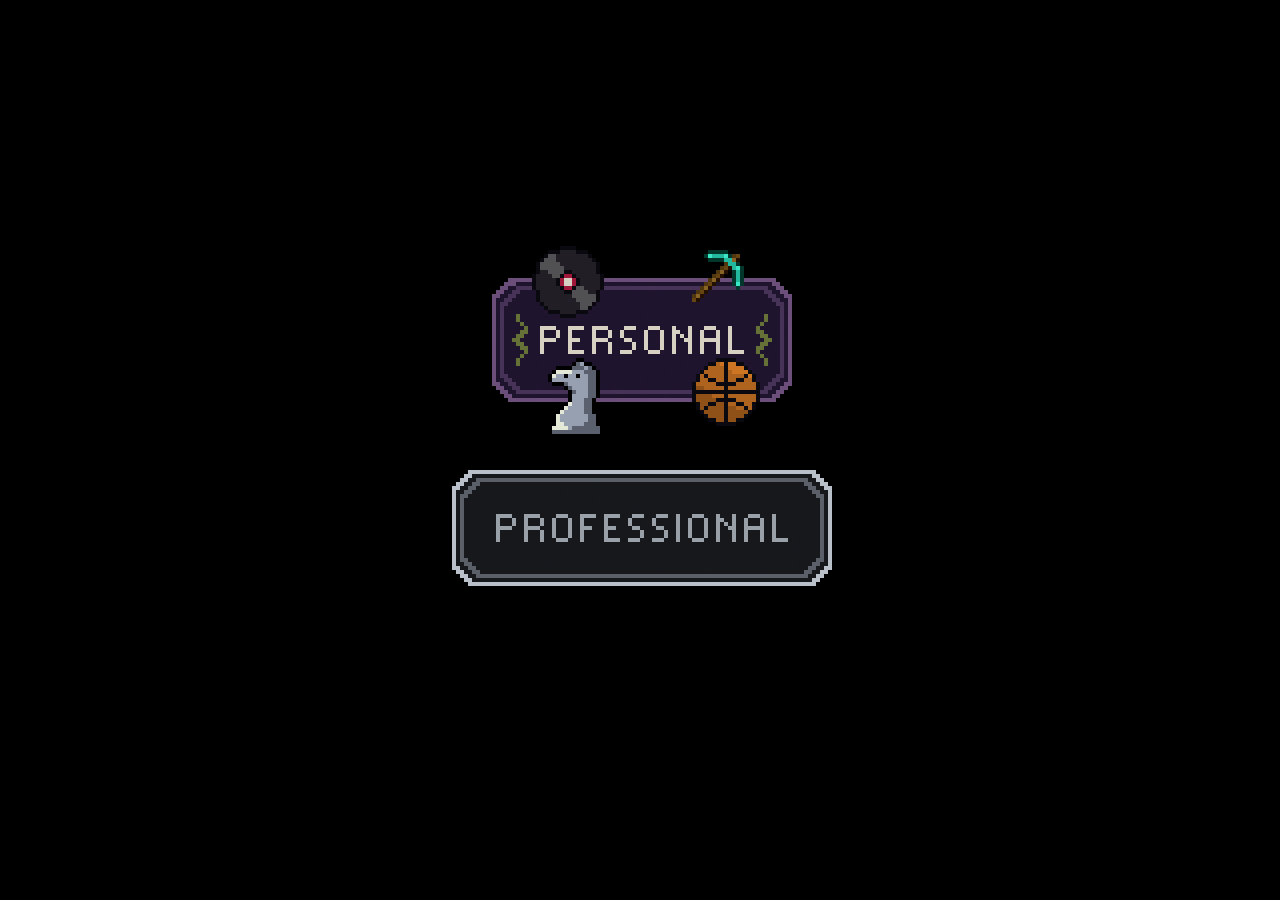
<file: index.html>
<!DOCTYPE html>
<html lang="en">
<head>
  <meta charset="UTF-8">
  <script>document.documentElement.classList.add('js');</script>
  <meta name="viewport" content="width=device-width, initial-scale=1.0">
  <title>Hakan Bora Yavuzkara</title>
  <link rel="canonical" href="https://hakanbora.com/">
  <link rel="icon" href="/favicon.png" type="image/png">
  <link rel="stylesheet" href="style.css">
</head>
<body>
  <h1 class="hidden">Hakan Bora Yavuzkara</h1>
  <div class="stage">
    <div class="bg"></div>
    <a class="btn-personal" href="/personal/" aria-label="Personal"></a>
    <a class="btn-prof" href="/professional/" aria-label="Professional"></a>
  </div>

  <script>
    const stage = document.querySelector('.stage');
    const ART_W = 320;
    const ART_H = 180;

    function fitStage() {
      const scale = Math.min(window.innerWidth / ART_W, window.innerHeight / ART_H);
      const left = (window.innerWidth - ART_W * scale) / 2;
      const top = (window.innerHeight - ART_H * scale) / 2;
      stage.style.transform = `translate(${left}px, ${top}px) scale(${scale})`;
    }

    window.addEventListener('resize', fitStage);
    fitStage();

    function reveal() { document.body.classList.add('ready'); }
    window.addEventListener('load', reveal);
    setTimeout(reveal, 3000);
  </script>

</body>
</html>
</file>
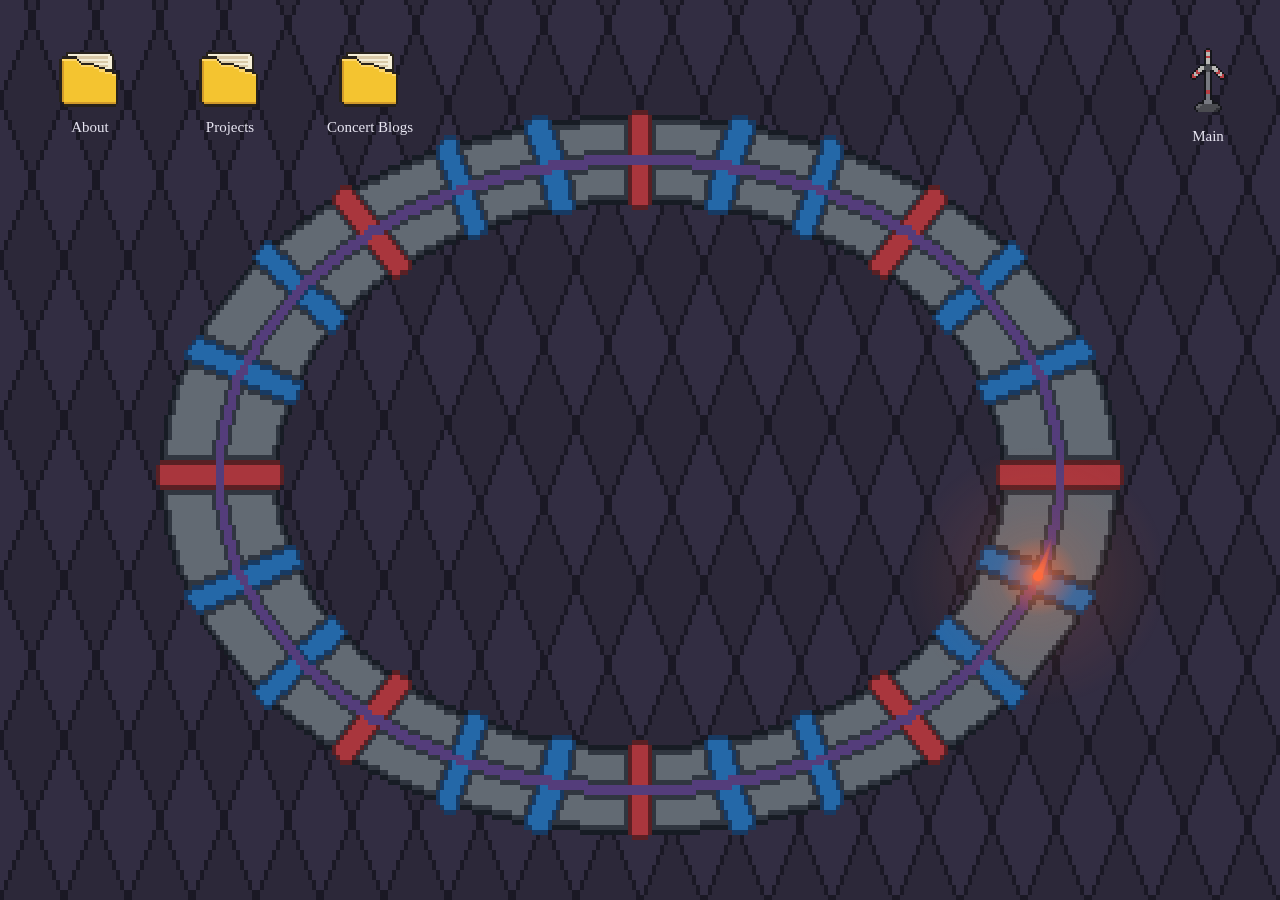
<file: personal/index.html>
<!DOCTYPE html>
<html lang="en">
<head>
  <meta charset="UTF-8">
  <script>document.documentElement.classList.add('js');</script>
  <meta name="viewport" content="width=device-width, initial-scale=1.0">
  <title>Hakan Bora Yavuzkara</title>
  <link rel="canonical" href="https://hakanbora.com/personal/">
  <link rel="stylesheet" href="style.css">
</head>
<body>

  <!-- canvas for particle animation -->
  <canvas id="particleCanvas"></canvas>

  <!-- "Main" app -->
<a class="main-app" href="/">
    <span class="main-app-icon"></span>
    <span class="main-app-label">Main</span>
  </a>

  <!-- Desktop with 3 folders -->
  <main class="desktop">
    <button class="folder" onclick="openFolder('about', this)">
      <span class="folder-icon"></span>
      <span class="folder-label">About</span>
    </button>
    <button class="folder" onclick="openFolder('projects', this)">
      <span class="folder-icon"></span>
      <span class="folder-label">Projects</span>
    </button>
    <button class="folder" onclick="openFolder('concerts', this)">
      <span class="folder-icon"></span>
      <span class="folder-label">Concert Blogs</span>
    </button>
  </main>

  <div class="window" id="folderWindow">
    <div class="window-bar">
      <button class="window-back" id="windowBack" onclick="goBack()" aria-label="Back">←</button>
      <span class="window-title" id="windowTitle">Folder</span>
      <button class="window-close" onclick="closeWindow()" aria-label="Close">×</button>
    </div>
    <div class="window-body" id="windowBody"></div>
  </div>

  <script>
    const win = document.getElementById('folderWindow');
    const title = document.getElementById('windowTitle');
    const body = document.getElementById('windowBody');
    const backBtn = document.getElementById('windowBack');

    /* Tree of contents */
    const tree = {
      about: {
        type: 'folder', name: 'About',
        children: [
          { type: 'file', name: 'Who.txt', text: 'I am Hakan. I love physics, computers, music, films, bullet chess, fantasy basketball, and conference food. I plan to become a physics researcher/professor.' },
          { type: 'file', name: 'JudgeMyTaste.txt',  text: '<a href="https://letterboxd.com/HakanBeWatchin/" target="_blank">Letterboxd</a><br><a href="https://rateyourmusic.com/~HakanBeListenin" target="_blank">RateYourMusic</a><br>Feel free to send recommendations or your disapproval through <a href="mailto:hayavuzkara@davidson.edu">hayavuzkara@davidson.edu</a>' },
          { type: 'file', name: 'Credits.txt', text: 'All pixel art by me using LibreSprite. All ideas, design, and writings by me. 95% of HTML/CSS/JavaScript code by Claude Opus 5. Find this project on <a href="https://github.com/HakanYavuzkara/hakan-personal-website" target="_blank">GitHub</a>.' },

        ]
      },
      projects: {
        type: 'folder', name: 'Projects',
        children: [
          { type: 'file', name: 'FantasyBball.txt', text: 'I answered the question of who would be the most valuable players across eras if 9-cat Fantasy Basketball existed every season after the 3-point line was added. I took into account z-scores for all 9 categories for every player in each season to determine the most valuable 9-cat players with respect to the seasons they played in. Coded strictly in Mathematica. Can be found <a href="https://community.wolfram.com/t/nba-player-ranking-in-fantasy-basketball-9-cat-mode-mean-category-scores-and-z-score/25387" target="_blank">here</a>.<br>I should fix the ft% and fg% evaluation soon to take into account the volume since I forgot to do it the first time. Current estimate has the greatest fantasy basketball season by a player using total z-score across all statistical categories as 2019 James Harden, which is not surprising to me.' },
          { type: 'file', name: 'ChessEras.txt', text: 'I tried to find the most dominant runs in chess by using the Chess.com database to find highest W/D/L scores for early-modern eras of chess. This project was not as successful as I wanted it to be due to lack of an elo-based system causing heavy noise. While a 6W/6D record against super GMs demonstrates significant dominance, a player who went 9W/1D against IMs in the same year gets a higher score. The elo based calculation requires significantly more expensive computation, and my computer could not handle years past 1945 when the number of games each year increased significantly. Feel free to borrow from my project <a href="https://community.wolfram.com/t/chess-scorelines-w-d-l-of-top-players-during-the-early-modern-eras-1851-1945/25500" target="_blank">here</a> and do these yourself :). Coded strictly in Mathematica. If I decide to do this again, I will probably code it in Julia, since it should offer better data optimization and faster numerical computations for such task.' },
          { type: 'file', name: 'HSfilms.txt', text: 'A few films I did in high school, in order of how much I like them:<br><a href="https://www.youtube.com/watch?v=rSAwmJ9Iphs" target="_blank">Quick Draw Samurai</a><br><a href="https://www.youtube.com/watch?v=5WTVq00L60w" target="_blank">Punica Granatum</a><br><a href="https://www.youtube.com/watch?v=TujKXYURNSA" target="_blank">A Quick Game</a>' }
        ]
      },
      concerts: {
        type: 'folder', name: 'Concert_Blogs',
        children: [
          {
            type: 'folder', name: 'Ghais Guevara',
            children: [
              { type: 'file', name: 'GGblog.txt', text: 'Charlotte: July 30, 2026<br>I had a really nice time at this concert being able to speak with Ghais since he was there an hour before the start time (very rare for artits!). I particularly enjoyed Cavalier\'s opening act, and how engaged he was with the audience. While Ghais\'s energy was great and he did not miss a bar the entire show, the crowd was not as energetic that is partially due to Ghais deciding to stick to his later catalog rather than his two most popular albums. Still, I had a great time and small venues are often more fun.' },
              { type: 'image', name: 'GGphoto.jpg', src: 'graphics_personal/concerts/GGphoto.JPG' },
            ]
          },
          {
            type: 'folder', name: 'Machine Girl',
            children: [
              { type: 'file', name: 'MGblog.txt', text: 'Charlotte: March 6, 2026<br>Definitely top 3 concert I have been to. I knew and actively listened to both opening acts of LustSickPuppy and Show Me The Body, so I had an excellent time far before Machine Girl took stage. After they took stage, their energy, crowd engagement, tracklist choices and pacing were all excellent. Machine Girl decided to stick with their more Digital Hardcore style later discography rather than the Hardcore Breaks electronic music style they have been known for, which really helped the vocals shine and crowd energy flow.' },
              { type: 'image', name: 'MGphoto1.jpg', src: 'graphics_personal/concerts/MGphoto1.jpg' },
              { type: 'image', name: 'MGphoto2.jpg', src: 'graphics_personal/concerts/MGphoto2.jpg' },
            ]
          },
          {
            type: 'folder', name: 'black midi',
            children: [
              { type: 'file', name: 'BMblog.txt', text: 'Istanbul: May 31, 2022<br>This concert happened far before this blog became a thing, but still many years later it is the main inspiration for me to start this blog in order to not forget about the concerts I have been to. black midi was the best modern rock band despite its really short existence, and all of the band members solo careers are all worth checking out. This concert showed me that a collection of creative musicians, when on the same wavelength all of the time, and brave enough to experiment even live can create something so special and unique. black midi never played their songs the way they are on streaming, and always messed with the style of singing, tempo throughout the song, very jazzy improvisation sections, and even sneaking in Britney Spear\'s famous Toxic guitar riff seamlessly in a song in the midde of a breakdown. I am so grateful I got to see black midi before their breakup. I completely forgot to took any pictures during this concert.' },
            ]
          },
          {
            type: 'folder', name: 'Boris',
            children: [
              { type: 'file', name: 'Borisblog.txt', text: 'London: October 15, 2026<br>I have known about Boris for around 7 years, but it took me much longer for them to grow on me, and eventually become one of my favorite artists of all time. I used to not find Boris unique and exciting enough, limiting their music to one-take live recordings with a maximum of 3-4 instruments per song. Listening more carefully through what is achieved by Pink, Feedbacker, flood, and Akuma No Uta has completely changed my opinion on this matter. Boris is extremely unique in its ability to blend sludge metal, drone, ambient, noise rock, and acoustic rock like done by no one else and even shifting genres and styles in the middle of songs. It is amazing how rich and diverse just 3 people on stage with live instruments is able to sound. <br> The opener for this concert was Planning for Burial, an artist I had heard of but never gave a listen to before. This performance showed me a lot of potential but not much output. As a one-person band, Planning for Burial is forced to do a lot on stage, playing a repeating drum machine with droning bass, and playing guitar and providing vocals himself. Unfortunately, how hard such a set up is forces him to keep the droning sections way longer than they should be and the drums pretty boring and often out of place with everything else. Still, there were a lot of really strong moments with piercing guitar playing and great vocals provided. I am sure this artist is better on streaming, so I will check him out. <br>Boris was almost able to rupture through my ear protection. I was able to enjoy this as a loud concert rather than a deafening one due to strong ear protection. Boris’s stage presence and general crowd engagement was done really well, and their clothes also stood out nicely and looked great under the lightning. Boris essentially never stopped playing, and always kept drones and some gong hits through the breaks, transitioning into next songs very smoothly. The balance of high energy and more slow burn doom metal post rock-like songs were sprinkled in between the Pink tracklist just in time as the mosh was getting tired throughout. Just Abandoned Myself is one of my favorite songs ever, and seeing it live, with extra improvisations and the crowd singing parts throughout. Concert felt like it went by very fast despite Boris playing an amazing 90 minutes. I want to see Feedbacker live sometime, although it is likely it will never happen. <br> P.S. Nicest mosh I have been a part of' },
              { type: 'image', name: 'Borisphoto1.jpg', src: 'graphics_personal/concerts/Borisphoto1.jpeg' },
              { type: 'image', name: 'Borisphoto2.jpg', src: 'graphics_personal/concerts/Borisphoto2.jpeg' },
              { type: 'image', name: 'Borisphoto3.jpg', src: 'graphics_personal/concerts/Borisphoto3.jpeg' },
            ]
          },
          {
            type: 'folder', name: 'Psychedelic Crumpets',
            children: [
              { type: 'file', name: 'PPCblog.txt', text: 'Oxford: November 4, 2026<br>I discovered PPC just about a month ago when a friend at Oxford recommended them to me, and told me that they are playing in Oxford soon. I became a fan after listening to their first two albums, and got tickets for the concert as well. I would describe their music as Tame Impala, but either at twice the speed with aggresive drums, or half the speed with minimal drums, which was a great variety to have in a concert.<br>The opening act for PPC was a small band I had never heard of called "Flat Moon", and they were some of the most fun I had in a concert ever. Their line-up including the usual 2 guitarists, a bassist, and a drummer, but also a keyboard/percussionist as well as a saxophone had me interested from the start. When they started playing, they were extremely unpredictable and fun with well-made tempo changes mid-songs, weird time signatures that left head-banging off-beat each bar. They were really funny in-between songs, and the bassists antics with essentially jump-kicking the air on songs was really entertaining. They also had a few moments where they tried to create a wave on stage by jumping, and struggled to do so. Their first song was amazing, and I would describe their style to be a mix of punk and funk. I am a fan, and have listened to both of their albums since.<br>PPC had a line-up of two guitarists, two bassists, and a drummer for a well-paced performance of really energetic and more chill songs. I was unsure at first if a mosh was ever going to form at this concert prior, but with them playing their best song "Found God in a Tomato" second, the pit formed immediately, and was among the biggest ones I have seen. Their formula for the concert was often two energetic songs in a row, and then a more chill one for people to relax but even at the most chill songs there was a lot of movement going on in the pit. The venue was great, and I found myself at the very front a few times. They also had a really funny moment, when someone in the crowd suggested they play "Bowling with Tim", and other people joined in for such a niche song. They said they need to relearn the song, then tried on stage to remember for a few minutes, eventually deciding that they will not give out a terrible performance for the song. This was a really fun concert, and I am glad I went.' },
              { type: 'image', name: 'FlatMoonphoto.jpg', src: 'graphics_personal/concerts/FlatMoonphoto.jpeg' },
              { type: 'image', name: 'PPCphoto2.jpg', src: 'graphics_personal/concerts/PPCphoto2.jpeg' },
              { type: 'image', name: 'PPCphoto1.jpg', src: 'graphics_personal/concerts/PPCphoto1.jpeg' },
            ]
          },
          {
            type: 'folder', name: 'The Avalanches',
            children: [
              { type: 'file', name: 'Avalanchesblog.txt', text: 'London: November 6, 2026<br>"Since I left you" is one of my favorite albums of all time, and I have wanted to see them live for a really long time despite knowing that I enjoy live instrumentation much more in live performances. Still, I think of Avalances as one of the most creative musicians of all time, and expected them making their live performances unique, and that was for no reason. I had not yet listened to their newest album "No Bad Memories" at this point by my entire mistake, which was what the tour was for, but I am still really glad I went.<br>I missed the opening act I was more excited for in Panda Bear since it took me a while to get to the venue from Oxford, but had a chance to watch Sonic Boom. Sonic Boom provided live vocals and DJ instrumentations. Despite having good songs here and there, I found most of the performance to be lacking in variety with primarily stagnant songs that sounded like they would be more suitable for the soundtrack of Lion King. There was also a glaring issue with how the vocals were mixed into the audio. Still, I found the vocals despite the mixing issue to be enjoyable, and enjoyed some of the songs, and their visuals were awesome.<br>The Avalanches came in with tons of energy to the stage, jumping around, which also got me even more excited. While I was still surpries with some of the sound mixing issues for such a highly regarded performance in a highly regarded venue, but I will look past that issue. The Avalanches had a much less moving and older crowd than what I am used to, but people were still really enjoying the performance and smiling throughout. Their DJing on their own songs was really well made, and almost the entire performance was one continous one with no breaks, with some of my favorite songs of all time played with the crowd singing alone to samples they have used (never saw this before). They also had some stunning visuals in the background throughout that had me staring at them for a while in awe. Their closer to their performance being "Since I Left You", their first, and also best song, was quite poetic and emotional to do so. They came back for the encore for a few more songs off their new album, but I will consider "Since I Left You" to be the true ending. I enjoyed it a lot, thought a lot about life, and saw one of my most played artists live!! ' },
              { type: 'image', name: 'Avalanchesphoto1.jpg', src: 'graphics_personal/concerts/Avalanchesphoto1.jpeg' },
              { type: 'image', name: 'Avalanchesphoto2.jpg', src: 'graphics_personal/concerts/Avalanchesphoto2.jpeg' },
            ]
          },

        ]
      }
    };

    let path = [];

    /* given the current path, walk the tree to find the folder we're in */
    function getCurrentFolder() {
      let node = tree[path[0]];
      for (let i = 1; i < path.length; i++) {
        const next = node.children[path[i]];
        if (!next || next.type !== 'folder') break; // stop at a file and stay in its folder
        node = next;
      }
      return node;
    }
    /* build a breadcrumb path from the current location */
    function buildPath() {
      const parts = [];
      let node = tree[path[0]];
      parts.push(node.name); // top-level folder name

      for (let i = 1; i < path.length; i++) {
        const step = path[i];
        if (step === '__file__') break;
        node = node.children[step];
        parts.push(node.name);
      }
      return parts.join(' / ');
    }

    /* open desktop folder */
    function openFolder(key, clickedEl) {
      document.querySelectorAll('.folder').forEach(f => f.classList.remove('selected'));
      if (clickedEl) clickedEl.classList.add('selected');
      path = [key];
      render();
      win.classList.add('is-open');
    }

    /* draw current folder's contents into window */
    function render() {
      const folder = getCurrentFolder();
      title.textContent = buildPath();
      backBtn.style.visibility = (path.length > 1) ? 'visible' : 'hidden';
      body.innerHTML = '';

      const grid = document.createElement('div');
      grid.className = 'items';

      folder.children.forEach((item, index) => {
        const tile = document.createElement('button');
        tile.className = 'item ' + item.type;

        const icon = document.createElement('span');
        icon.className = 'item-icon';

        const label = document.createElement('span');
        label.className = 'item-label';
        label.textContent = item.name;

        tile.appendChild(icon);
        tile.appendChild(label);

        tile.onclick = () => {
          // highlight this tile, clear others
          grid.querySelectorAll('.item').forEach(t => t.classList.remove('selected'));
          tile.classList.add('selected');
          openItem(index);
        };

        grid.appendChild(tile);
      });

      body.appendChild(grid);
    }

    /* When clicking file */
    function openItem(index) {
      const item = getCurrentFolder().children[index];
      if (item.type === 'folder') {
        path.push(index);    // go one level deeper
        render();
      } else if (item.type === 'image') {
        showImage(item);
      } else {
        showFile(item);
      }
    }

    function showFile(file) {
      backBtn.style.visibility = 'visible';
      body.innerHTML = '<div class="file-text"></div>';
      body.querySelector('.file-text').innerHTML = file.text;
      path.push(getCurrentFolder().children.indexOf(file));
      title.textContent = buildPath();
    }

    function showImage(image) {
      backBtn.style.visibility = 'visible';
      body.innerHTML = '<img class="image-view" alt="">';
      const img = body.querySelector('.image-view');
      img.src = image.src;
      img.alt = image.name;
      path.push(getCurrentFolder().children.indexOf(image));
      title.textContent = buildPath();
    }

    function goBack() {
      path.pop();
      render();
    }

    function closeWindow() {
      win.classList.remove('is-open');
      path = [];
      document.querySelectorAll('.folder').forEach(f => f.classList.remove('selected'));
    }
  </script>


<script>
  // PARTICLE ANIMATION =====
  const canvas = document.getElementById('particleCanvas');
  const ctx = canvas.getContext('2d');

  function sizeCanvas() {
    canvas.width = window.innerWidth;
    canvas.height = window.innerHeight;
  }
  sizeCanvas();
  window.addEventListener('resize', sizeCanvas);

  // Parameters for the oval path (need to change for mobile)
  const oval = {
    centerX: 0.50,
    centerY: 0.529,
    radiusX: 0.328,
    radiusY: 0.350
  };

  let angle = 0;

  // Start slow and accelerate =====
  let speed = 0.004;
  const maxSpeed = 0.1;
  const acceleration = 0.00004;

  const trail = [];
  const maxTrail = 25;

  function draw() {
    ctx.clearRect(0, 0, canvas.width, canvas.height);

    const cx = oval.centerX * canvas.width;
    const cy = oval.centerY * canvas.height;
    const rx = oval.radiusX * canvas.width;
    const ry = oval.radiusY * canvas.height;

    const x = cx + Math.cos(angle) * rx;
    const y = cy + Math.sin(angle) * ry;

    const floorGlowRadius = 130;
    const floorGlow = ctx.createRadialGradient(x, y, 0, x, y, floorGlowRadius);
    floorGlow.addColorStop(0, 'rgba(255, 120, 60, 0.22)');   // faint warm center
    floorGlow.addColorStop(0.5, 'rgba(255, 106, 61, 0.08)');   // fading
    floorGlow.addColorStop(1, 'rgba(255, 106, 61, 0)');      // transparent edge
    ctx.beginPath();
    ctx.arc(x, y, floorGlowRadius, 0, Math.PI * 2);
    ctx.fillStyle = floorGlow;
    ctx.fill();

    trail.unshift({ x, y });
    if (trail.length > maxTrail) trail.pop();

    // draw the trail: each older point smaller and more transparent
    for (let i = 0; i < trail.length; i++) {
      const p = trail[i];
      const fade = 1 - i / trail.length;
      ctx.beginPath();
      ctx.arc(p.x, p.y, 4 * fade, 0, Math.PI * 2);
      ctx.fillStyle = 'rgba(255, 106, 61, ' + (fade * 0.5) + ')';
      ctx.fill();
    }

    // the glowing particle head
    const glowRadius = 40;
    const glow = ctx.createRadialGradient(x, y, 0, x, y, glowRadius);
    glow.addColorStop(0, 'rgba(255, 120, 70, 0.9)');
    glow.addColorStop(0.4, 'rgba(255, 106, 61, 0.4)');
    glow.addColorStop(1, 'rgba(255, 106, 61, 0)');
    ctx.beginPath();
    ctx.arc(x, y, glowRadius, 0, Math.PI * 2);
    ctx.fillStyle = glow;
    ctx.fill();

    ctx.beginPath();
    ctx.arc(x, y, 5, 0, Math.PI * 2);
    ctx.fillStyle = '#ff6a3d';
    ctx.fill();

    angle += speed;
    if (speed < maxSpeed) {
      speed += acceleration;
      if (speed > maxSpeed) speed = maxSpeed;
    }

    requestAnimationFrame(draw);
  }

  draw();

function reveal() { document.body.classList.add('ready'); }
window.addEventListener('load', reveal);
setTimeout(reveal, 3000);
</script>

</body>
</html>
</file>
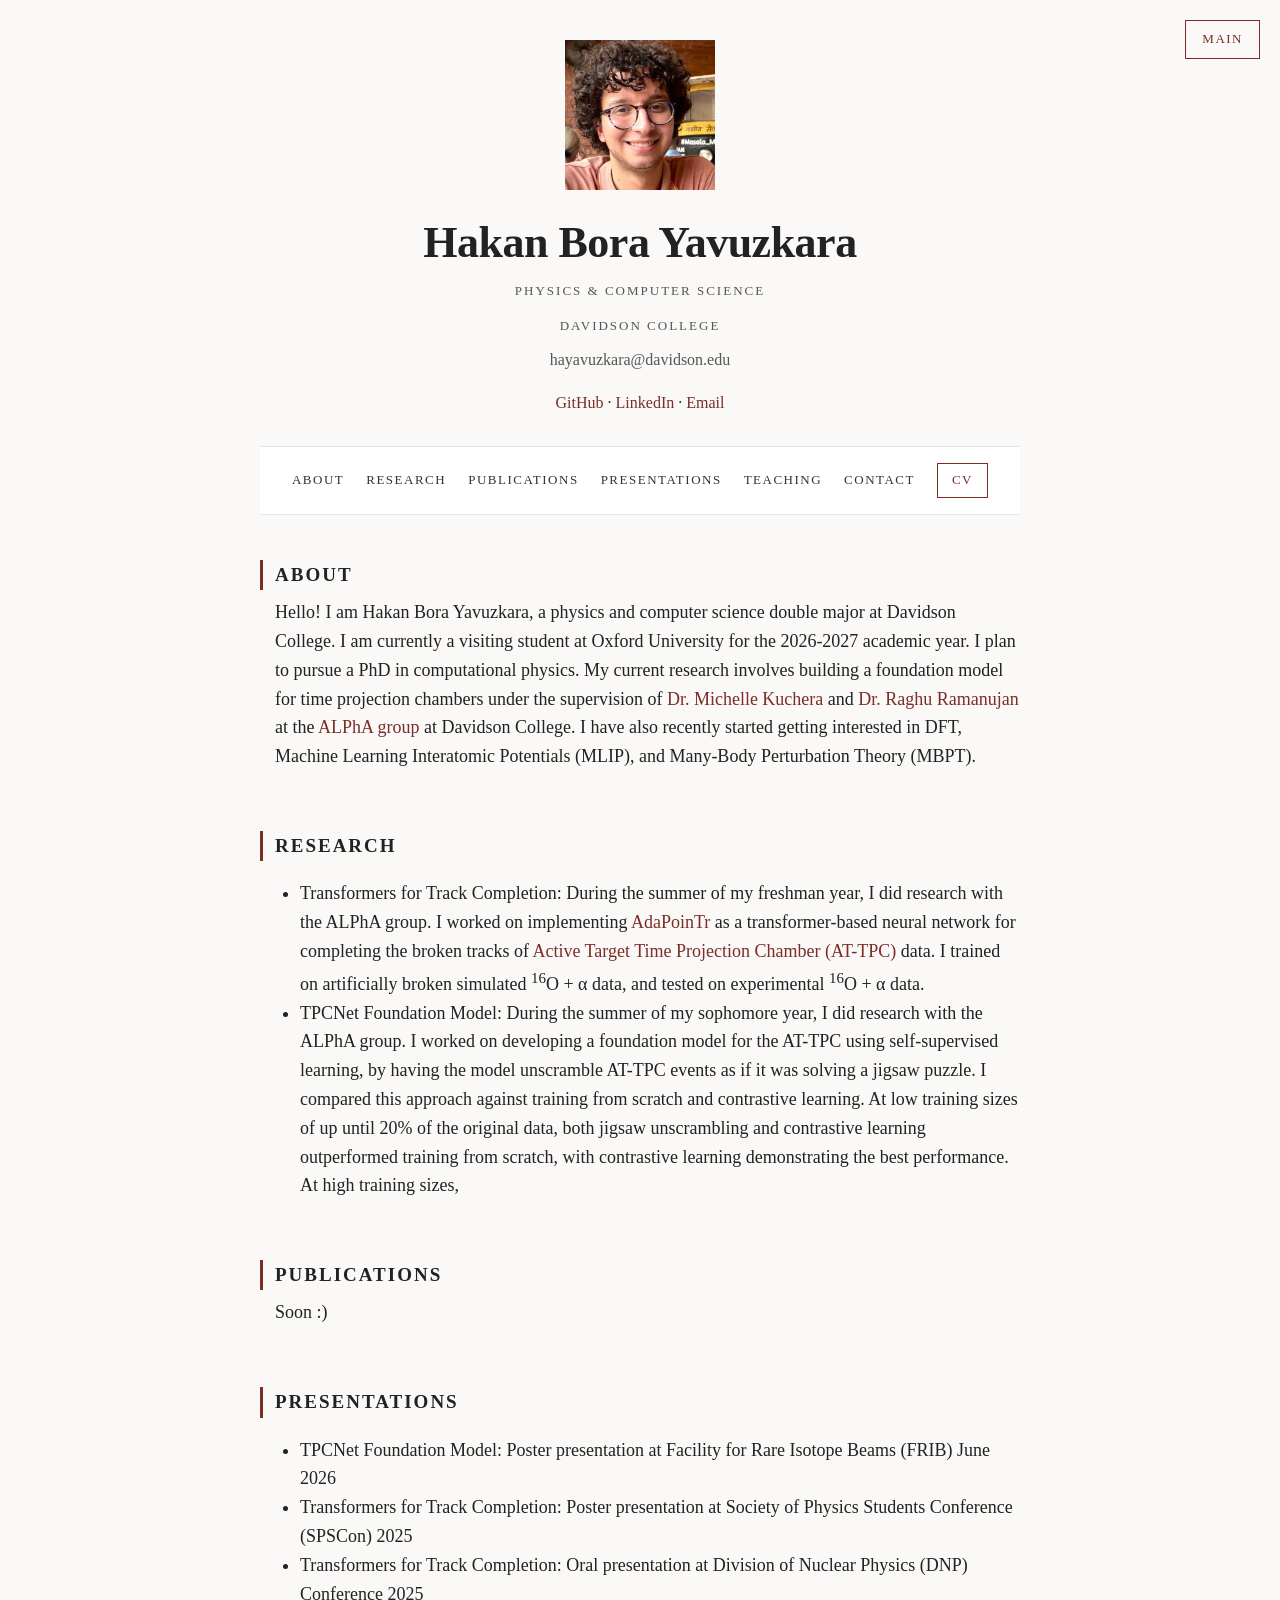
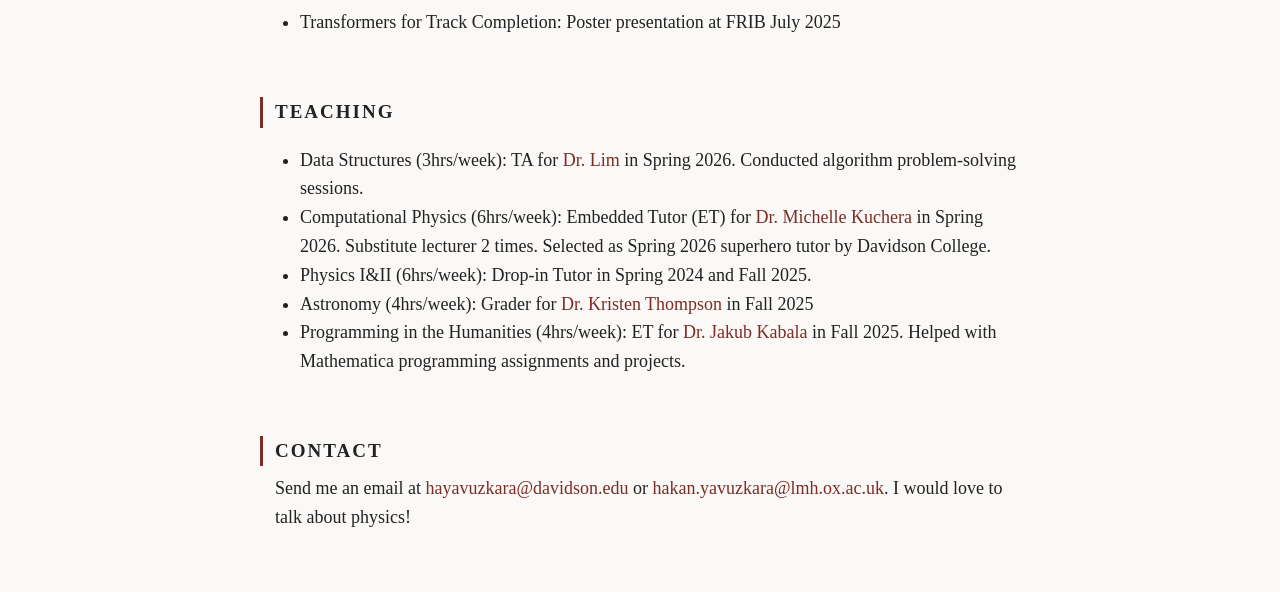
<file: professional/index.html>
<!DOCTYPE html>
<html lang="en">
<head>
  <meta charset="UTF-8">
  <meta name="viewport" content="width=device-width, initial-scale=1.0">
  <title>Hakan Bora Yavuzkara</title>
  <link rel="canonical" href="https://hakanbora.com/professional/">
  <link rel="stylesheet" href="style.css">
</head>
<body>

    <header>
    <img src="photo.jpg" alt="Photo of Hakan Bora Yavuzkara" width="150">
    <h1>Hakan Bora Yavuzkara</h1>
    <p class="role">Physics &amp; Computer Science</p>
    <p class="role">Davidson College</p>
    <p class="contact">hayavuzkara@davidson.edu</p>
    <p class="links">
        <a href="https://github.com/HakanYavuzkara" target="_blank">GitHub</a> ·
        <a href="https://www.linkedin.com/in/hakan-bora-yavuzkara" target="_blank">LinkedIn</a> ·
        <a href="mailto:hayavuzkara@davidson.edu">Email</a>
    </p>
    </header>


<a class="to-personal" href="/" aria-label="Main Site Hakan Bora Yavuzkara">Main</a>

  <nav>
    <a href="#about">About</a>
    <a href="#research">Research</a>
    <a href="#publications">Publications</a>
    <a href="#presentations">Presentations</a>
    <a href="#teaching">Teaching</a>
    <a href="#contact">Contact</a>
    <a class="cv-button" href="HakanBoraYavuzkara_CV.pdf" target="_blank">CV</a>
  </nav>

  <section id="about">
    <h2>About</h2>
    <p>Hello! I am Hakan Bora Yavuzkara, a physics and computer science double major at Davidson College. I am currently a visiting student at Oxford University for the 2026-2027 academic year. I plan to pursue a PhD in computational physics. My current research involves building a foundation model for time projection chambers under the supervision of <a href="https://www.davidson.edu/people/michelle-kuchera" target="_blank">Dr. Michelle Kuchera</a> and <a href="https://www.davidson.edu/people/raghu-ramanujan" target="_blank">Dr. Raghu Ramanujan</a> at the <a href="https://alpha-davidson.github.io/" target="_blank">ALPhA group</a> at Davidson College. I have also recently started getting interested in DFT, Machine Learning Interatomic Potentials (MLIP), and Many-Body Perturbation Theory (MBPT).</p>
  </section>

  <section id="research">
    <h2>Research</h2>
    <ul>
      <li>Transformers for Track Completion: During the summer of my freshman year, I did research with the ALPhA group. I worked on implementing <a href="https://arxiv.org/abs/2301.04545" target="_blank">AdaPoinTr</a> as a transformer-based neural network for completing the broken tracks of <a href="https://www.sciencedirect.com/science/article/pii/S0168900218313342" target="_blank">Active Target Time Projection Chamber (AT-TPC)</a> data. I trained on artificially broken simulated <sup>16</sup>O + α data, and tested on experimental <sup>16</sup>O + α data.</li>
      <li>TPCNet Foundation Model: During the summer of my sophomore year, I did research with the ALPhA group. I worked on developing a foundation model for the AT-TPC using self-supervised learning, by having the model unscramble AT-TPC events as if it was solving a jigsaw puzzle. I compared this approach against training from scratch and contrastive learning. At low training sizes of up until 20% of the original data, both jigsaw unscrambling and contrastive learning outperformed training from scratch, with contrastive learning demonstrating the best performance. At high training sizes,</li>
    </ul>
  </section>

  <section id="publications">
    <h2>Publications</h2>
    <p>Soon :)</p>
  </section>

  <section id="presentations">
    <h2>Presentations</h2>
    <ul>
      <li>TPCNet Foundation Model: Poster presentation at Facility for Rare Isotope Beams (FRIB) June 2026</li>
      <li>Transformers for Track Completion: Poster presentation at Society of Physics Students Conference (SPSCon) 2025</li>
      <li>Transformers for Track Completion: Oral presentation at Division of Nuclear Physics (DNP) Conference 2025</li>
      <li>Transformers for Track Completion: Poster presentation at FRIB July 2025</li>
    </ul>
  </section>

  <section id="teaching">
    <h2>Teaching</h2>
    <ul>
      <li>Data Structures (3hrs/week): TA for <a href="https://www.davidson.edu/people/terrence-lim" target="_blank">Dr. Lim</a> in Spring 2026. Conducted algorithm problem-solving sessions.</li>
      <li>Computational Physics (6hrs/week): Embedded Tutor (ET) for <a href="https://www.davidson.edu/people/michelle-kuchera" target="_blank">Dr. Michelle Kuchera</a> in Spring 2026. Substitute lecturer 2 times. Selected as Spring 2026 superhero tutor by Davidson College.</li>
      <li>Physics I&II (6hrs/week): Drop-in Tutor in Spring 2024 and Fall 2025.</li>
      <li>Astronomy (4hrs/week): Grader for <a href="https://www.davidson.edu/people/kristen-thompson" target="_blank">Dr. Kristen Thompson</a> in Fall 2025</li>
      <li>Programming in the Humanities (4hrs/week): ET for <a href="https://www.davidson.edu/people/jakub-kabala" target="_blank">Dr. Jakub Kabala</a> in Fall 2025. Helped with Mathematica programming assignments and projects.</li>
    </ul>
  </section>

  <section id="contact">
    <h2>Contact</h2>
    <p>Send me an email at <a href="mailto:hayavuzkara@davidson.edu">hayavuzkara@davidson.edu</a> or <a href="mailto:hakan.yavuzkara@lmh.ox.ac.uk">hakan.yavuzkara@lmh.ox.ac.uk</a>. I would love to talk about physics!</p>
  </section>

</body>
</html>
</file>
<file: style.css>
html { background: #14141c; }
html.js body {
  opacity: 0;
  transition: opacity 0.35s ease;
}
html.js body.ready {
  opacity: 1;
}

html, body {
  margin: 0;
  height: 100%;
  overflow: hidden;
  background: #000;
}

@media (hover: none) and (pointer: coarse) {
  html {
    overflow-x: auto;      /* pan sideways on phones only */
    overflow-y: hidden;
  }
}

body {
  display: flex;
  justify-content: center;
  align-items: center;
}

/* Background with size (320x180), scaled to fill screen */
.stage {
  position: absolute;
  top: 0;
  left: 0;
  width: 320px;
  height: 180px;
  transform-origin: top left;
}

.bg {
  position: absolute;
  top: 0;
  left: 0;
  width: 100%;
  height: 100%;
  image-rendering: pixelated;
  animation: cycle-frames 1s steps(1) infinite;
}

@keyframes cycle-frames {
  0% { background-image: url('graphics/backgroundFrame1.png'); }
  25% { background-image: url('graphics/backgroundFrame2.png'); }
  50% { background-image: url('graphics/backgroundFrame3.png'); }
  75% { background-image: url('graphics/backgroundFrame4.png'); }
}

.btn-personal,
.btn-prof {
  position: absolute;
  image-rendering: pixelated;
  background-size: contain;
  background-repeat: no-repeat;
  background-position: center;
}

/* PERSONAL button size (75 x 48) */
.btn-personal {
  width: 75px;
  height: 48px;
  left: 123px;
  top: 39px;
  background-image: url('graphics/buttonPersonal.png');
}
.btn-personal:hover {
  background-image: url('graphics/buttonPersonalHover.png');
  cursor: pointer;
}

/* PROFESSIONAL button size (95 x 29) */
.btn-prof {
  width: 95px;
  height: 29px;
  left: 113px;
  top: 95px;
  background-image: url('graphics/buttonProf.png');
}
.btn-prof:hover {
  background-image: url('graphics/buttonProfHover.png');
  cursor: pointer;
}

.hidden {
  position: absolute;
  width: 1px;
  height: 1px;
  padding: 0;
  margin: -1px;
  overflow: hidden;
  clip-path: inset(50%);
  white-space: nowrap;
  border: 0;
}
</file>
<file: personal/style.css>
html { background: #14141c; }
html.js body {
  opacity: 0;
  transition: opacity 0.35s ease;
}
html.js body.ready {
  opacity: 1;
}

body {
  margin: 0;
  min-height: 100vh;
  color: #e8e6f2;
  font-family: "Times New Roman", Times, serif;
  overflow: hidden;

  /* the accelerator as background */
  background-color: #14141c;
  background-image: url('graphics_personal/particleAccel.png');
  background-size: 100% 100%;
  background-position: center;
  background-repeat: no-repeat;
  image-rendering: pixelated;
}

.top-nav {
  display: flex;
  gap: 24px;
  padding: 16px 24px;
}
.top-nav a {
  color: #cfc9e6;
  text-decoration: none;
  font-size: 16px;
}
.top-nav a:hover {
  text-decoration: underline;
}

.desktop {
  display: flex;
  gap: 40px;
  padding: 40px;
}

/* Folder build */
.folder {
  background: none;
  border: none;
  cursor: pointer;
  display: flex;
  flex-direction: column;
  align-items: center;
  gap: 8px;
  font-family: inherit;
  color: #e8e6f2;
}

.folder.selected .folder-icon {
  outline: 2px solid #cfc9e6;
  outline-offset: 3px;
}
.folder.selected .folder-label {
  background: #3a3a55;
  border-radius: 3px;
}

.folder-icon {
  width: 88px;
  height: 70px;
  display: block;
  background-image: url('graphics_personal/folderIcon.png');
  background-size: contain;
  background-repeat: no-repeat;
  background-position: center;
  image-rendering: pixelated;
}
.folder:hover .folder-icon {
  filter: brightness(1.15);
}

.folder-label {
  font-size: 15px;
}

/* Window that pops up */
.window {
  position: fixed;
  top: 50%;
  left: 50%;
  transform: translate(-50%, -50%);
  width: 460px;
  max-width: 90vw;

  background: #201a2e;
  border: 3px solid #6f5b9e;
  border-radius: 0;
  box-shadow: 4px 4px 0 rgba(0,0,0,0.5);

  display: none;
}
.window.is-open {
  display: block;
}

.window-bar {
  display: flex;
  align-items: center;
  gap: 8px;
  background: #160f24;
  border-bottom: 3px solid #6f5b9e;
  padding: 6px 8px;
}

.window-title {
  flex: 1;
  font-family: monospace;
  font-size: 13px;
  color: #cfc3e8;
  white-space: nowrap;
  overflow: hidden;
  text-overflow: ellipsis;
}

.window-back,
.window-close {
  width: 22px;
  height: 22px;
  flex-shrink: 0;
  background: #2c2340;
  border: 2px solid #6f5b9e;
  color: #e8e6f2;
  font-size: 13px;
  line-height: 1;
  cursor: pointer;
  padding: 0;
  border-radius: 0;
  display: flex;
  align-items: center;
  justify-content: center;
}
.window-back:hover,
.window-close:hover {
  background: #6f5b9e;
  color: #ffffff;
}

.window-body {
  padding: 18px;
  font-size: 16px;
  line-height: 1.6;
  min-height: 120px;
  max-height: 60vh;
  overflow-y: auto;
}

.window-body .items {
  display: grid;
  grid-template-columns: repeat(4, minmax(0, 1fr));
  gap: 24px 0;
  padding: 4px;
}
.window-body .item {
  background: none;
  border: none;
  cursor: pointer;
  display: flex;
  flex-direction: column;
  align-items: center;
  gap: 6px;
  font-family: inherit;
  color: #e8e6f2;
  width: auto;
  width: 100%;
  padding: 6px 2px;
  border-radius: 2px;
}
.window-body .item .item-icon {
  width: 72px;
  height: 58px;
  display: block;
  background-size: contain;
  background-repeat: no-repeat;
  background-position: center;
  image-rendering: pixelated;
}
.window-body .item.folder .item-icon {
  background-image: url('graphics_personal/folderIcon.png');
}
.window-body .item.file .item-icon {
  background-image: url('graphics_personal/txtIcon.png');
}
.window-body .item.image .item-icon {
  background-image: url('graphics_personal/pngIcon.png');
}
.window-body .item .item-label {
  font-size: 13px;
  text-align: center;
  line-height: 1.3;
  word-break: break-word;
}
.window-body .item:hover .item-icon {
  filter: brightness(1.15);
}
.window-body .item.selected .item-icon {
  outline: 2px solid #cfc9e6;
  outline-offset: 3px;
}
.window-body .item.selected .item-label {
  background: #3a3a55;
  border-radius: 3px;
}

.file-text {
  margin: 0;
  white-space: pre-wrap;
  font-family: inherit;
  font-size: 16px;
  line-height: 1.6;
}

/* Main page app */
.main-app {
  position: fixed;
  top: 40px;
  right: 40px;               
  display: flex;
  flex-direction: column;
  align-items: center;
  gap: 8px;
  text-decoration: none;
  color: #e8e6f2;
  font-family: inherit;
}
.main-app-icon {
  width: 64px;
  height: 80px;
  background-image: url('graphics_personal/mainButton.png');
  background-size: contain;
  background-repeat: no-repeat;
  background-position: center;
  image-rendering: pixelated;
}
.main-app:hover .main-app-icon {
  filter: brightness(1.15);
}
.main-app-label {
  font-size: 15px;
}

/* Hyperlinks in text files */
.file-text a {
  color: #6fa8ff;
  text-decoration: underline;
}
.file-text a:hover {
  color: #9cc4ff;
}

/* image file*/
.image-view {
  display: block;
  max-width: 100%;
  max-height: 55vh;
  margin: 0 auto;
}


#particleCanvas {
  position: fixed;
  top: 0;
  left: 0;
  width: 100%;
  height: 100%;
  pointer-events: none;
  z-index: 1
}

@media (hover: none) and (pointer: coarse) {
  .desktop {
    justify-content: space-evenly;
    gap: 0;                      /* space-evenly does the spacing now */
    padding: 24px 8px;
  }

  .main-app {
    top: auto;
    bottom: 20px;
    right: 20px;
  }
}
</file>
<file: professional/style.css>
/* Background color */
:root {
  --accent: #7b2d26;
}

body {
  max-width: 760px;
  margin: 40px auto;
  padding: 0 20px;

  font-family: "Times New Roman", Times, serif;
  font-size: 18px;
  line-height: 1.6;
  color: #222222;
  background-color: #faf9f7;
}

a {
  color: var(--accent);
  text-decoration: none;
}
a:hover {
  text-decoration: underline;
}

nav {
  position: sticky;
  top: 0;
  background-color: #ffffff;
  z-index: 10;

  display: flex;
  flex-wrap: wrap;
  justify-content: center;
  gap: 8px 22px;

  padding: 16px 0;
  margin-bottom: 45px;
  border-bottom: 1px solid #e5e5e5;
  align-items: center;
}

nav a {
  font-size: 13px;
  text-transform: uppercase;
  letter-spacing: 1.5px;
  color: #333333;
}

nav a:hover {
  color: var(--accent);
  text-decoration: none;
}

section {
  scroll-margin-top: 67px;
  margin-bottom: 60px;
}

section h2 {
  margin: 0 0 8px 0;
  font-size: 19px;
  font-weight: 700;
  text-transform: uppercase;
  letter-spacing: 2px;
  color: #222222;

  border-left: 3px solid var(--accent);
  padding-left: 12px;
}

section p {
  margin: 0;
  padding-left: 15px;
}

/*Header*/
header {
  text-align: center;
  margin-bottom: 0;
  padding-bottom: 30px;
  border-bottom: 1px solid #e5e5e5;
}

header img {
  width: 150px;
  height: 150px;
  object-fit: cover;
  margin-bottom: 20px;
}

header h1 {
  margin: 0;
  font-size: 44px;
  letter-spacing: -0.5px;
  line-height: 1.1;
}

header .role {
  margin: 14px 0 0 0;
  font-size: 13px;
  text-transform: uppercase;
  letter-spacing: 2px;
  color: #555555;
}

header .contact {
  margin: 10px 0 0 0;
  font-size: 16px;
  color: #555555;
}

header .tagline {
  margin: 6px 0 0 0;
  font-style: italic;
  color: #555555;
}

header .links {
  margin: 18px 0 0 0;
  font-size: 16px;
}

/*CV button,in both the header and the nav*/
.cv-button {
  display: inline-block;
  padding: 6px 14px;
  border: 1px solid var(--accent);
  color: var(--accent);
  font-size: 13px;
  text-transform: uppercase;
  letter-spacing: 1.5px;
}
.cv-button:hover {
  background-color: var(--accent);
  color: #ffffff;
  text-decoration: none;
}
header .cv-button {
  margin-top: 18px;
}

.to-personal {
  position: absolute;
  top: 20px;
  right: 20px;
  z-index: 30;

  padding: 8px 16px;
  background-color: #faf9f7;
  border: 1px solid var(--accent);
  color: var(--accent);
  font-size: 13px;
  text-transform: uppercase;
  letter-spacing: 1.5px;
}
.to-personal:hover {
  background-color: var(--accent);
  color: #ffffff;
  text-decoration: none;
}

@media (max-width: 1000px) {
  .to-personal {
    top: auto;
    bottom: 20px;
  }
}

@media (hover: none) and (pointer: coarse) {
  .to-personal {
    top: 10px;
    right: 10px;
    bottom: auto;

    padding: 5px 10px;
    font-size: 11px;
    letter-spacing: 1px;
  }
}

@media (max-width: 600px) {
  nav {
    padding: 8px 0;
    gap: 6px 14px;
  }
  nav a {
    font-size: 11px;
    letter-spacing: 0.5px;
  }
  .cv-button {
    padding: 4px 10px;
    font-size: 11px;
    letter-spacing: 0.5px;
  }
  section {
    scroll-margin-top: 70px;
  }
}

/*Dark mode*/
@media (prefers-color-scheme: dark) {
  :root { --accent: #d08b7d; }

  html { background-color: #17140f; }
  body {
    background-color: #17140f;
    color: #e8e6e3;
  }

  header { border-bottom-color: #33302b; }
  header .role,
  header .contact { color: #9a948c; }
.to-personal { background-color: #17140f; }

  nav {
    background-color: #17140f;
    border-bottom-color: #33302b;
  }
  nav a { color: #cfc9c0; }

  section h2 { color: #e8e6e3; }
}
</file>
